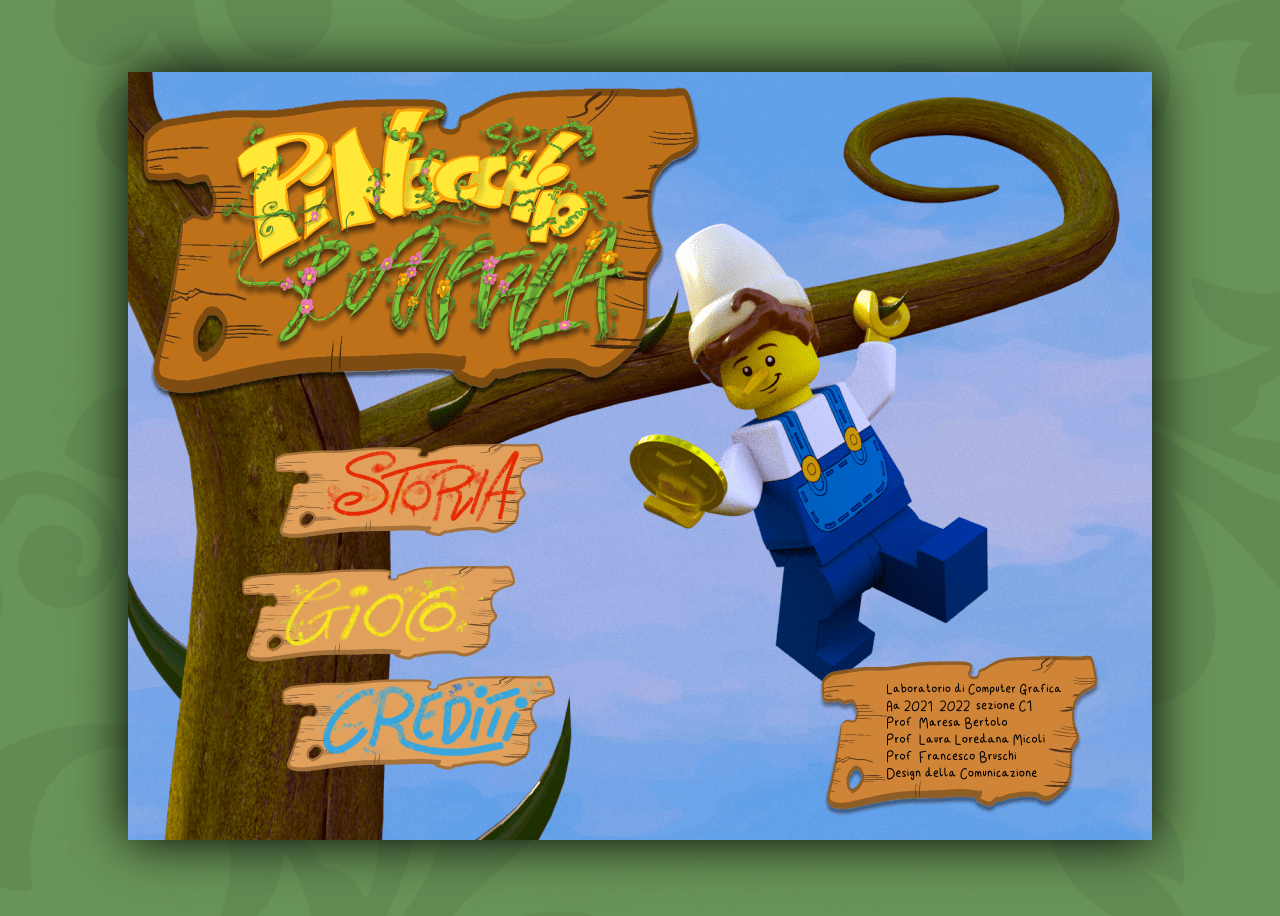
<file: index.html>
<!DOCTYPE html>

<html>

<head>
    <meta charset="UTF-8" />
    <title>Pinocchio piantala</title>
    <script src="phaser.min.js"></script>
    <link rel="icon" type="image/png" href="Inizio/icona.png">
    <link rel="stylesheet" href="style.css">
</head>

<body>
    <style>
        body {
            background-color: rgb(127, 255, 249);
        }
    </style>

    <div class="container" style="min-height: 100vh; display: flex; align-items: center;justify-content: center;">
        <div id="box">
            <a id="gioca" href="gioco.html">
                <img src="menu/giocob.png" class="hide-on-hover">
                <img src="menu/giocor.png" class="show-on-hover">
            </a>

            <a id="storia" href="storia.html">
                <img src="menu/storiab.png" class="hide-on-hover">
                <img src="menu/storiar.png" class="show-on-hover">
            </a>

            <a id="crediti" href="crediti.html">
                <img src="menu/creditib.png" class="hide-on-hover">
                <img src="menu/creditir.png" class="show-on-hover">
            </a>
            <img src="menu/copertina10.png" class="shadow">
        </div>
    </div>
    </script>
</body>
</file>
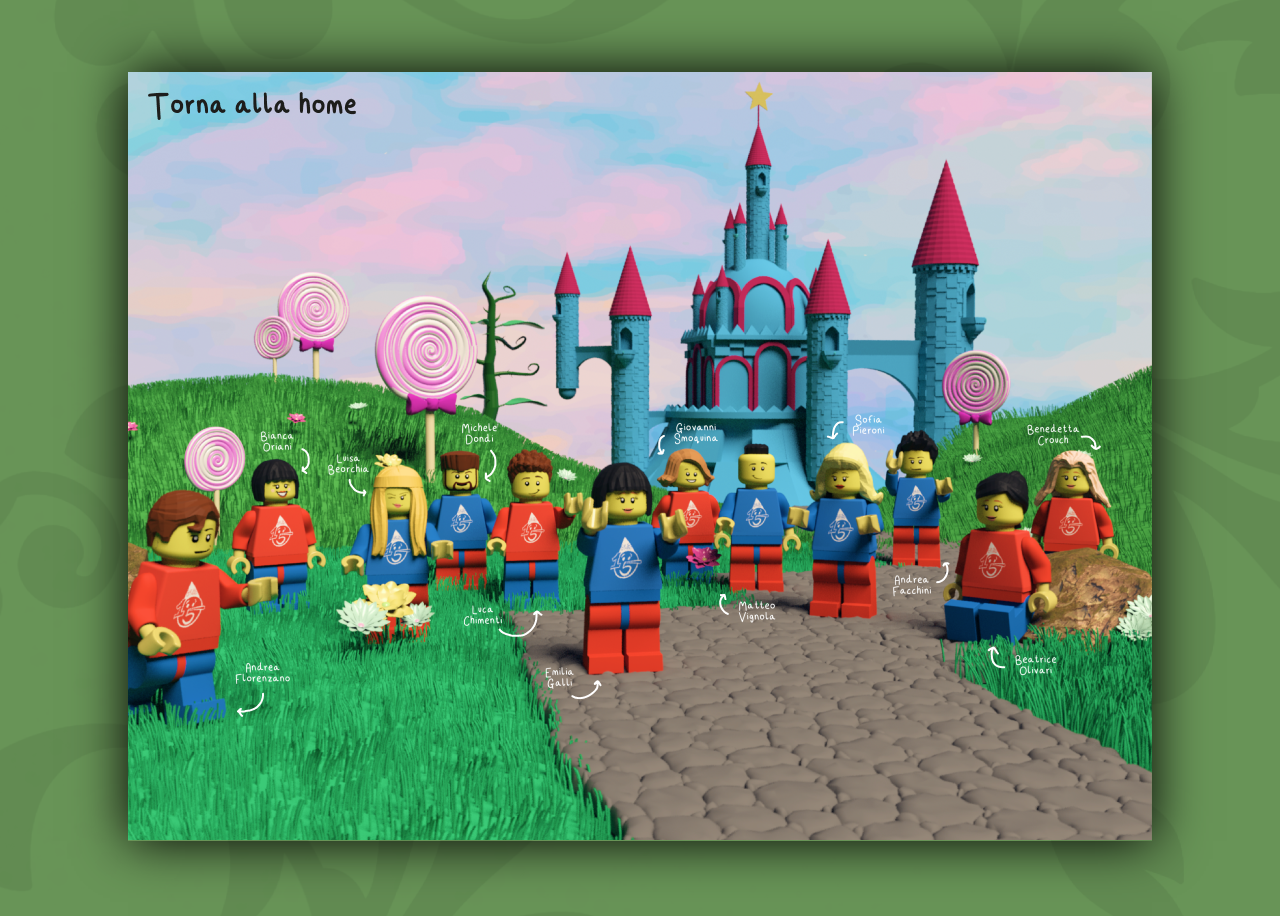
<file: crediti.html>
<!DOCTYPE html>
<html>

<head>

    <title>Pinocchio piantala</title>
    <link rel="stylesheet" type="text/css" href="style.css">
    <link rel="icon" type="image/png" href="Inizio/icona.png">


</head>

<body>

    <div class="container" style="min-height: 100vh; display: flex; align-items: center;justify-content: center;">
        <div id="box">
            <img src="menu/crediti.png" class="shadow" style="width:100%">

            <a id="indietroc" href="index.html">
                <img src="menu/indietrob.png" class="hide-on-hover" />
                <img src="menu/indietror.png" class="show-on-hover" />

        </div>
    </div>


</body>

</html>
</file>
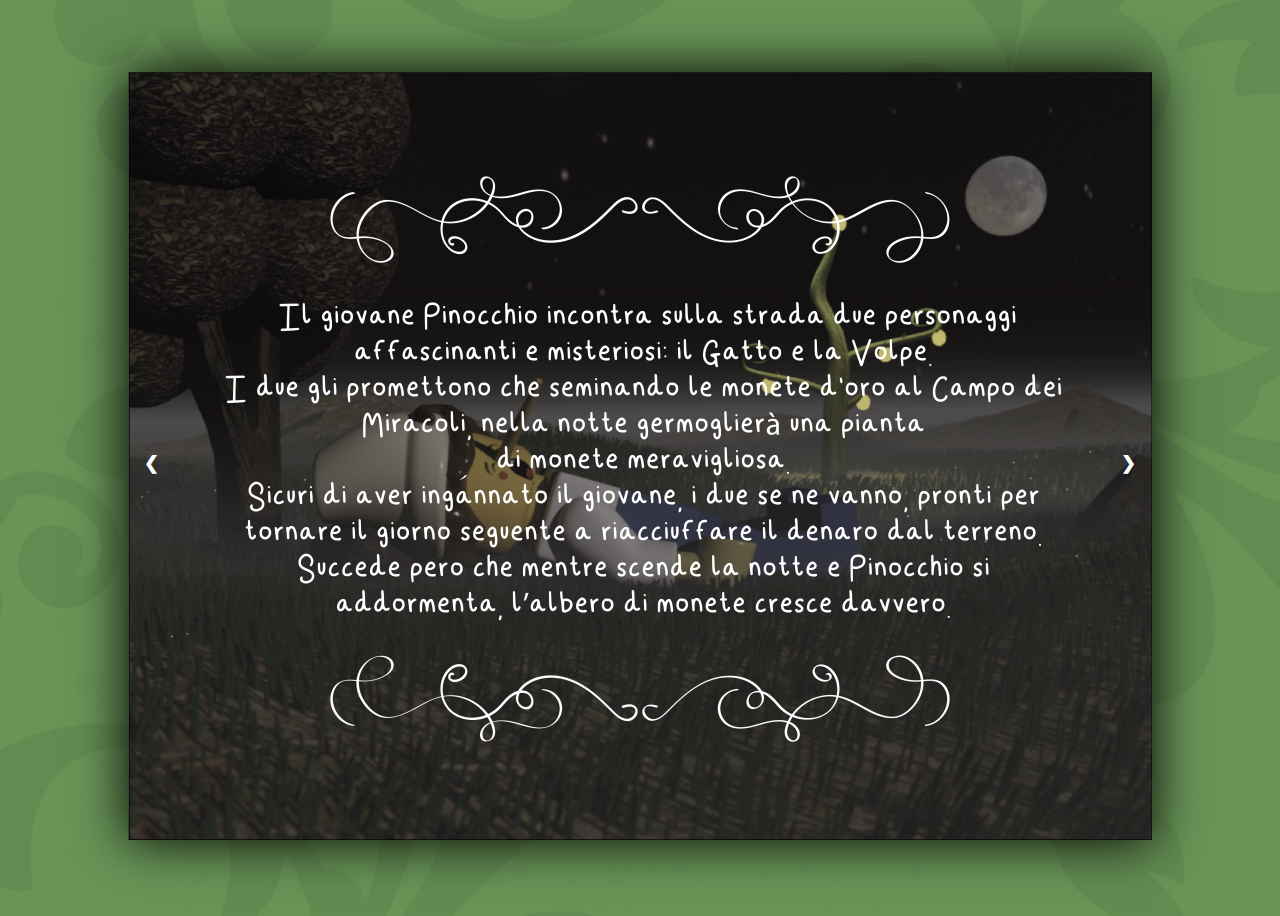
<file: storia.html>
<!DOCTYPE html>
<html>

<head>
    <title>Pinocchio piantala</title>
    <link rel="icon" type="image/png" href="Inizio/icona.png">
    <link rel="stylesheet" type="text/css" href="storia.css ">
    <link rel="stylesheet" type="text/css" href="style.css">
</head>

<body>
    <style>
        .pos-absolute {
            position: absolute;
        }

        .shadow,
        #phaser-container canvas {
            box-shadow: 0 0 50px rgba(0, 0, 0, 1);
        }

        #box a:hover>.hide-on-hover,
        #box a>.show-on-hover {
            display: none;
        }

        #box a:hover>.show-on-hover,
        #box a>.hide-on-hover {
            display: block;
        }
    </style>
    <div class="container" style="min-height: 100vh; display: flex; align-items: center;justify-content: center;">
        <!-- Contenuto -->
        <div id="box">

            <div class="Immagineslide fade ">
                <img src="storia/testo1.png" class="shadow" style="width:100%">
            </div>

            <div class="Immagineslide fade">
                <img src="storia/scena1.png" class="shadow" style="width:100%">
            </div>

            <div class="Immagineslide fade">
                <img src="storia/testo2.png" class="shadow" style="width:100%">
            </div>

            <div class="Immagineslide fade">
                <img src="storia/scena2.png" class="shadow" style="width:100%">
            </div>

            <div class="Immagineslide fade">
                <img src="storia/testo3.png" class="shadow" style="width:100%">
            </div>

            <div class="Immagineslide fade">
                <img src="storia/scena3.png" class="shadow" style="width:100%">
            </div>

            <div class="Immagineslide fade" style="position:relative;">
                <img src="storia/testo5.png" class="shadow" style="width:100%" />

                <a id="avanti" href="gioco.html">
                    <img src="storia/giocab.png" class="hide-on-hover" />
                    <img src="storia/giocar.png" class="show-on-hover" />
                </a>

                <a id="indietros" href="index.html">
                    <img src="storia/tornab.png" class="hide-on-hover" />
                    <img src="storia/tornar.png" class="show-on-hover" />
                </a>
            </div>

            <a class="Sinistra" onclick="plusSlides(-1)">&#10094;</a>
            <a class="Destra" onclick="plusSlides(1)">&#10095;</a>
        </div>

        <script>
            var Indice = 1;
            showSlides(Indice);

            function plusSlides(n) {
                showSlides(Indice += n);
            }

            function showSlides(n) {
                var ok;
                var immagine = document.getElementsByClassName("Immagineslide");
                if (n > immagine.length) {
                    Indice = 1
                }
                if (n < 1) {
                    Indice = immagine.length
                }
                for (ok = 0; ok < immagine.length; ok++) {
                    immagine[ok].style.display = "none";
                }

                immagine[Indice - 1].style.display = "block";
            }
        </script>

</body>

</html>
</file>
<file: style.css>
body {
  background-image: url(menu/pattern.png);
}

/*manca container che ho definito in html*/

#box {
  width: 100%;
  max-width: 1024px;
  margin: auto;
  position: relative;
}

.shadow,
#phaser-container canvas {
  box-shadow: 0 0 50px rgba(0, 0, 0, 1);
}

#box>a:hover>.hide-on-hover,
#box>a>.show-on-hover {
  display: none;
}

#box a:hover>.show-on-hover,
#box a>.hide-on-hover {
  display: block;
}



#slideshow,
#colophon,
#avanti,
#preloading,
#indietros,
#indietroc,
#gioca, 
#crediti,
#storia {
  position: absolute;
}


#avanti {
  left: calc(50% - 64px);
  top: 390px;
}

#indietros {
  left: calc(50% - 160px);
  top: 450px;
}

#indietroc {
  left: 20px;
  top: 20px;;
}

  canvas {
    display: none;
  }
  
  #gioca {
    left: 0px;
    top: 440px;
  }
  
  #storia {
    left: 20px;
    top: 330px;
  }
  
  #crediti {
    left: 40px;
    top: 550px;
  }
</file>
<file: storia.css>
* {box-sizing:border-box}

/* .Contenitore {
  max-width: 1000px;
  position: relative;
  margin:auto;
  margin-top:6%;
} */

.Immagineslide {
    display: none;
  }

/* Bottoni destra/sinistra */
.Sinistra, .Destra {
  cursor: pointer;
  position: absolute;
  top: 50%;
  width: auto;
  margin-top: -22px;
  padding: 16px;
  color: white;
  font-weight: bold;
  font-size: 18px;
  transition: 0.6s ease;
  border-radius: 0 3px 3px 0;
  user-select: none;
}

/* Posizione bottone destra */
.Destra {
  right: 0;
  border-radius: 3px 0 0 3px;
}

.Sinistra:hover, .Destra:hover {
  background-color: rgba(0,0,0,0.8);
}
</file>
